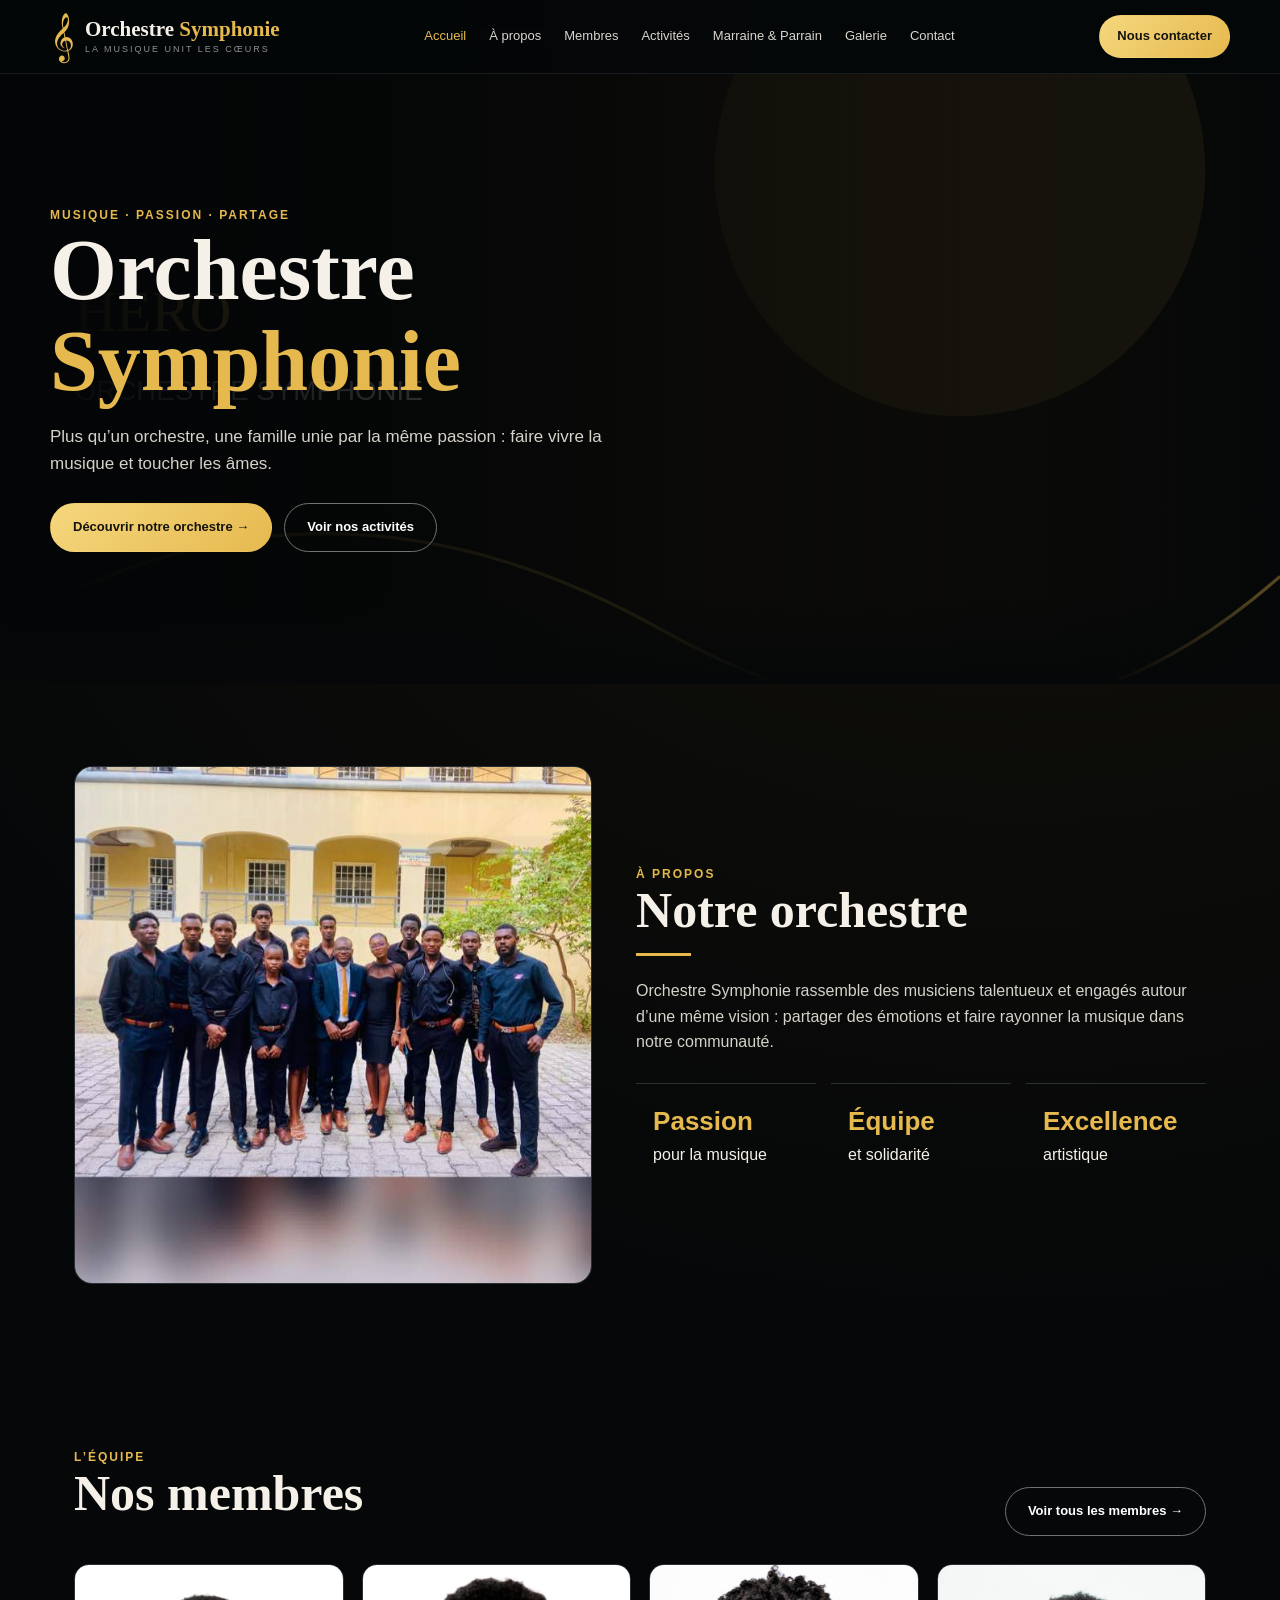
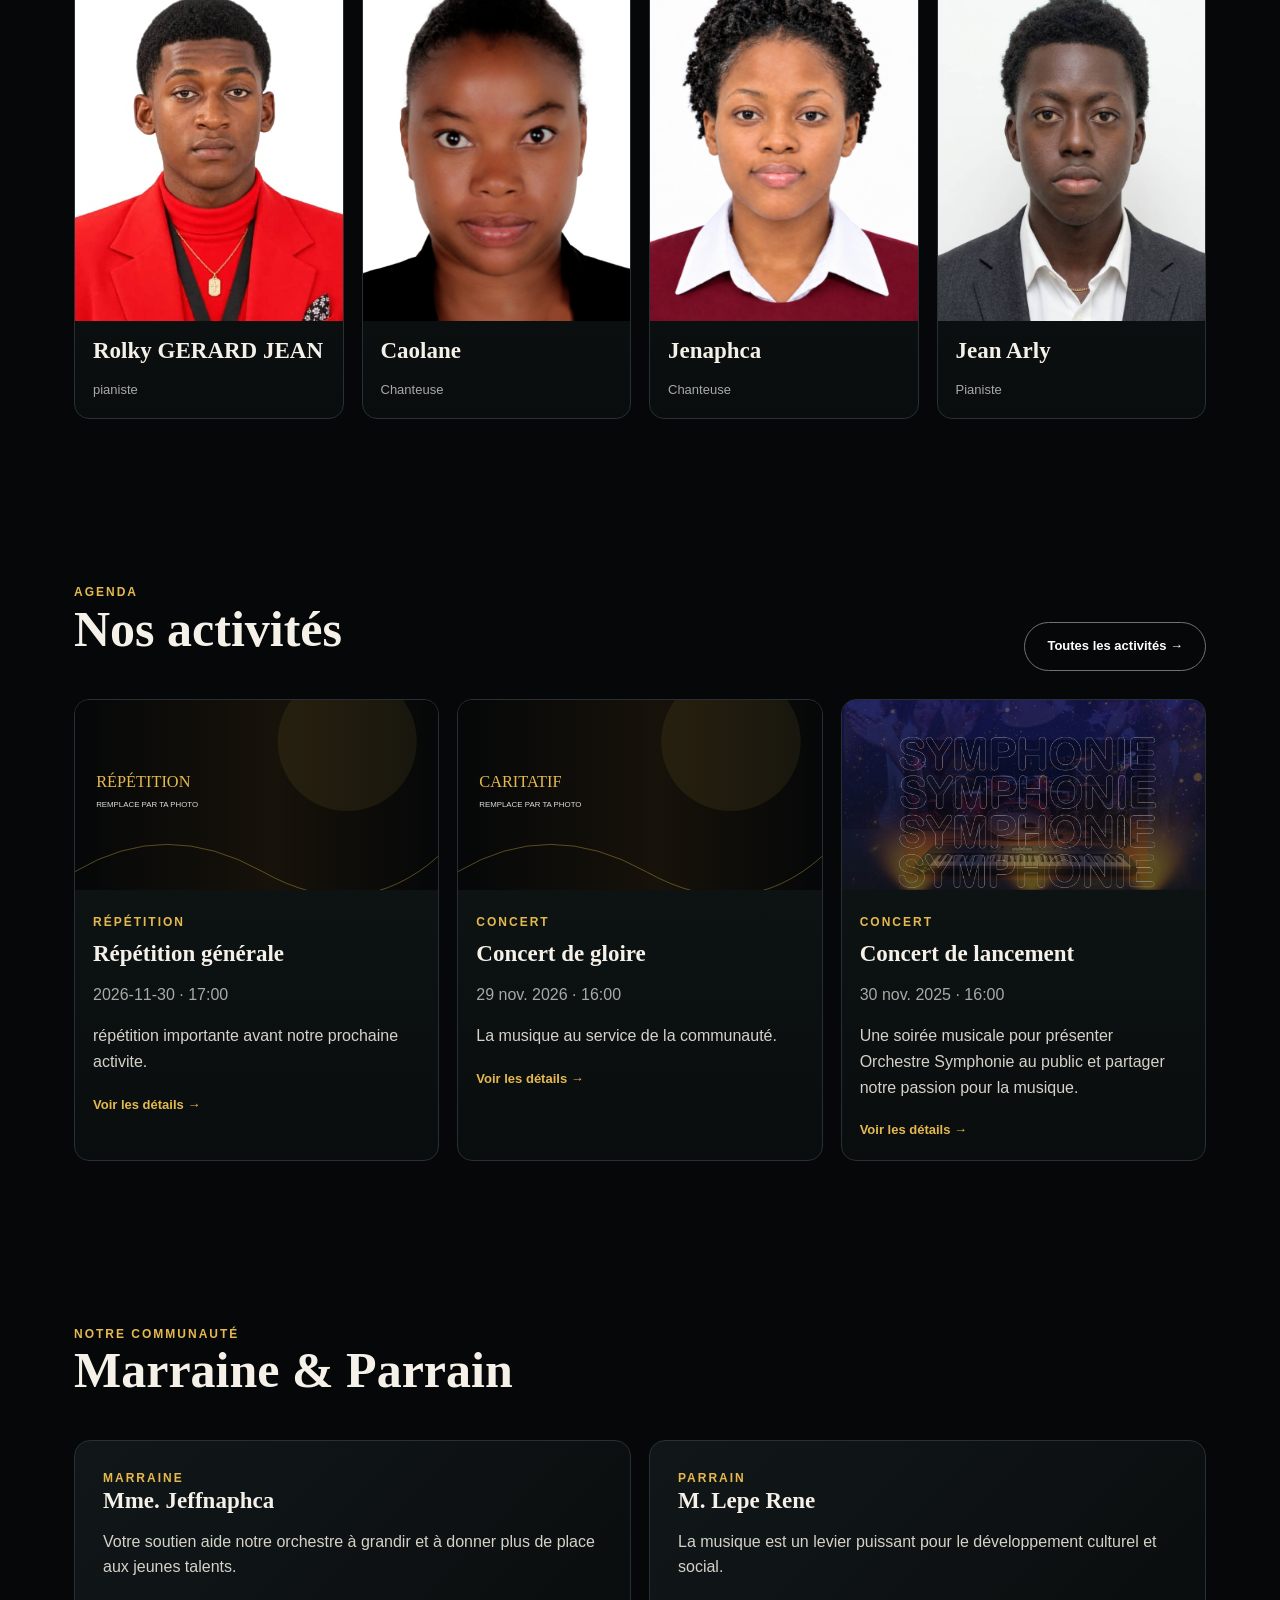
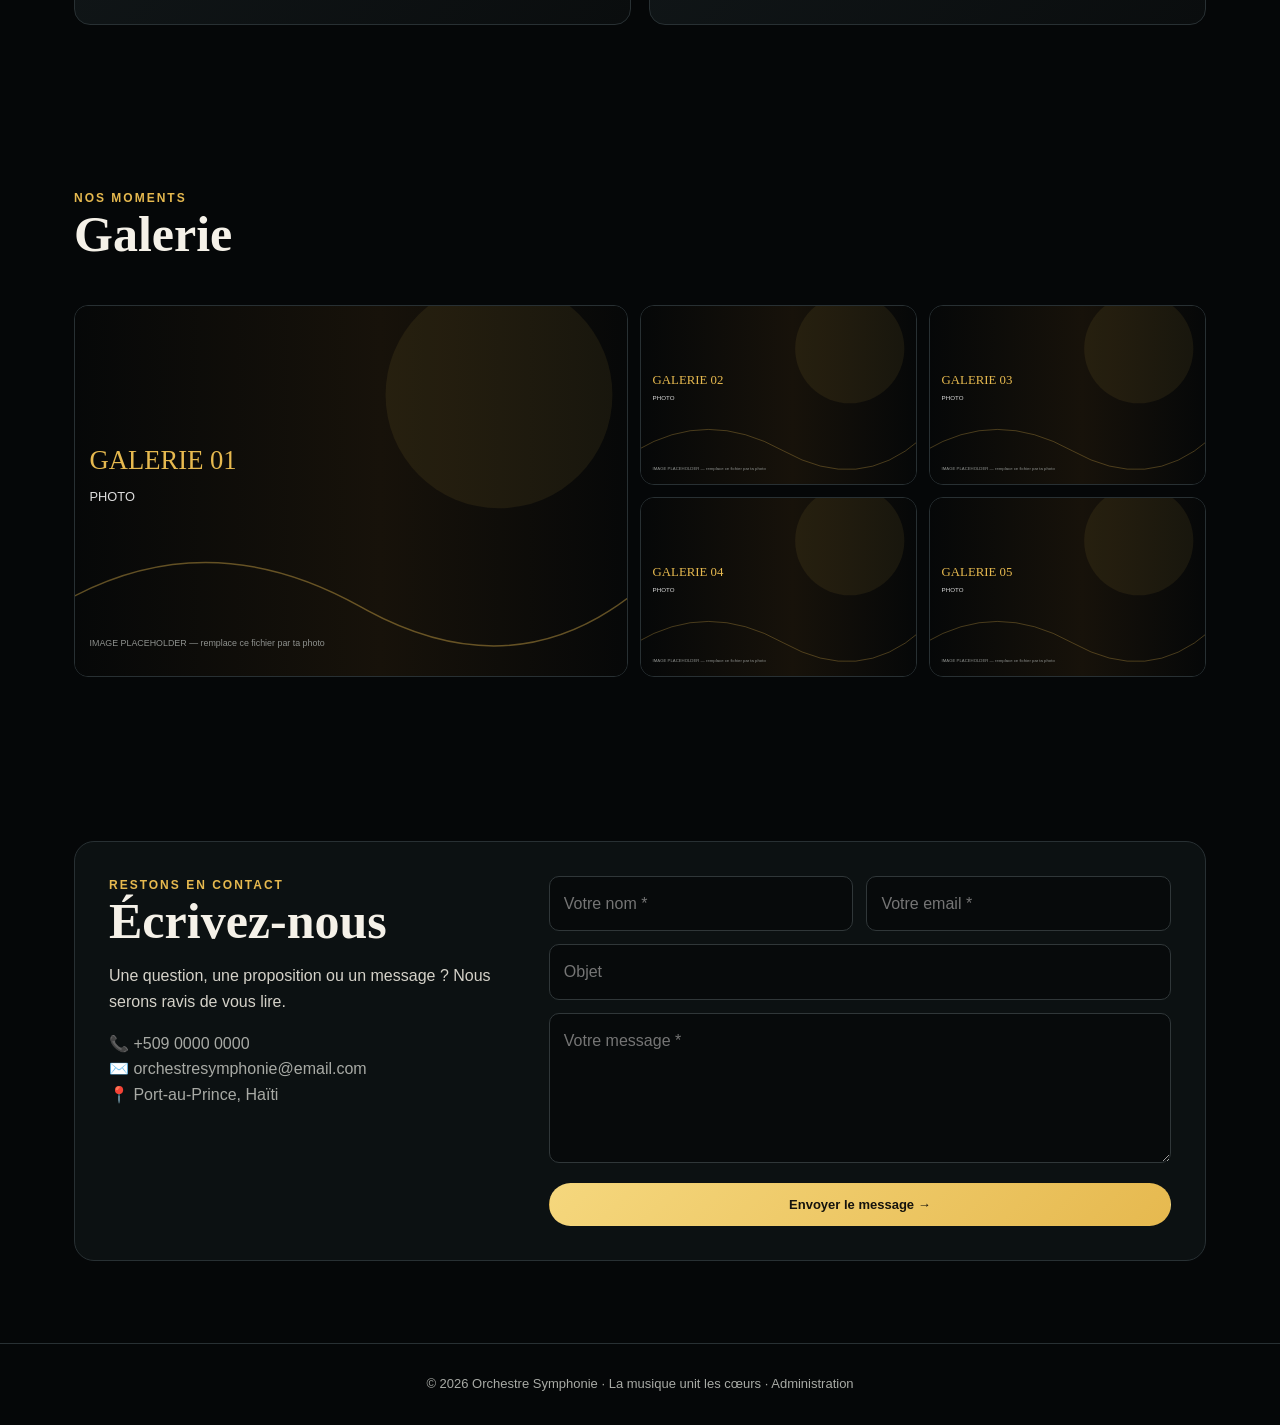
<file: index.html>
<!doctype html>
<html lang="fr">
    <head>
        <meta charset="utf-8">
        <meta name="viewport" content="width=device-width,initial-scale=1">
        <meta
            name="description"
            content="Orchestre Symphonie : découvrez nos musiciens, nos activités et notre engagement culturel en Haïti."
        >
        <title>Orchestre Symphonie</title>
        <link rel="stylesheet" href="css/style.css">
        <link rel="stylesheet" href="css/frontend.css">
    </head>
    <body>
        <header class="header">
            <a class="brand" href="index.html">
                <span class="brand-mark">𝄞</span>
                <span>
                    <b>Orchestre <em>Symphonie</em></b>
                    <small>La musique unit les cœurs</small>
                </span>
            </a>
            <button class="menu-btn" aria-label="Menu">☰</button>
            <nav>
                <a class="active" href="index.html">Accueil</a>
                <a href="index.html#apropos">À propos</a>
                <a href="pages/membres.html">Membres</a>
                <a href="pages/evenements.html">Activités</a>
                <a href="index.html#soutiens">Marraine &amp; Parrain</a>
                <a href="index.html#galerie">Galerie</a>
                <a href="pages/contact.html">Contact</a>
            </nav>
            <a class="btn btn-gold small" href="pages/contact.html">
                Nous contacter
            </a>
        </header>

        <main>
            <section class="hero" aria-labelledby="hero-title">
                <div class="hero-content">
                    <div class="eyebrow">Musique · Passion · Partage</div>
                    <h1 id="hero-title">
                        Orchestre<br>
                        <span style="color:var(--gold)">Symphonie</span>
                    </h1>
                    <p>
                        Plus qu’un orchestre, une famille unie par la même passion : faire vivre
                        la musique et toucher les âmes.
                    </p>
                    <div class="actions">
                        <a class="btn btn-gold" href="#apropos">
                            Découvrir notre orchestre →
                        </a>
                        <a class="btn btn-outline" href="pages/evenements.html">
                            Voir nos activités
                        </a>
                    </div>
                </div>
            </section>

            <section class="section" id="apropos">
                <div class="about">
                    <img
                        src="assets/images/orchestre.jpeg"
                        alt="Orchestre Symphonie en concert"
                    >
                    <div>
                        <div class="eyebrow">À propos</div>
                        <h2>Notre orchestre</h2>
                        <div class="gold-line" aria-hidden="true"></div>
                        <p>
                            Orchestre Symphonie rassemble des musiciens talentueux et engagés
                            autour d’une même vision : partager des émotions et faire rayonner la
                            musique dans notre communauté.
                        </p>
                        <div class="stats">
                            <div class="stat">
                                <strong>Passion</strong>
                                <span>pour la musique</span>
                            </div>
                            <div class="stat">
                                <strong>Équipe</strong>
                                <span>et solidarité</span>
                            </div>
                            <div class="stat">
                                <strong>Excellence</strong>
                                <span>artistique</span>
                            </div>
                        </div>
                    </div>
                </div>
            </section>

            <section class="section" aria-labelledby="members-title">
                <div class="section-head">
                    <div>
                        <div class="eyebrow">L’équipe</div>
                        <h2 id="members-title">Nos membres</h2>
                    </div>
                    <a class="btn btn-outline" href="pages/membres.html">
                        Voir tous les membres →
                    </a>
                </div>
                <div class="cards members">
                    <article class="card">
                        <img src="assets/images/rol.jpeg" alt="Rolky GERARD, pianiste" loading="lazy">
                        <div class="member-info">
                            <h3>Rolky GERARD JEAN</h3>
                            <p>pianiste</p>
                        </div>
                    </article>
                    <article class="card">
                        <img src="assets/images/cao.jpeg" alt="Caolane, chanteuse" loading="lazy">
                        <div class="member-info">
                            <h3>Caolane</h3>
                            <p>Chanteuse</p>
                        </div>
                    </article>
                    <article class="card">
                        <img src="assets/images/jeph.png" alt="Jenaphca, chanteuse" loading="lazy">
                        <div class="member-info">
                            <h3>Jenaphca</h3>
                            <p>Chanteuse</p>
                        </div>
                    </article>
                    <article class="card">
                        <img src="assets/images/piano.jpeg" alt="Jean Arly, pianiste" loading="lazy">
                        <div class="member-info">
                            <h3>Jean Arly</h3>
                            <p>Pianiste</p>
                        </div>
                    </article>
                </div>
            </section>

            <section class="section" id="activites" aria-labelledby="activities-title">
                <div class="section-head">
                    <div>
                        <div class="eyebrow">Agenda</div>
                        <h2 id="activities-title">Nos activités</h2>
                    </div>
                    <a class="btn btn-outline" href="pages/evenements.html">
                        Toutes les activités →
                    </a>
                </div>
                <div class="cards" id="events-grid"></div>
            </section>

            <section class="section" id="soutiens" aria-labelledby="supports-title">
                <div class="section-head">
                    <div>
                        <div class="eyebrow">Notre communauté</div>
                        <h2 id="supports-title">Marraine &amp; Parrain</h2>
                    </div>
                </div>
                <div class="support-grid">
                    <div class="support">
                        <div class="tag">Marraine</div>
                        <h3>Mme. Jeffnaphca</h3>
                        <p>
                            Votre soutien aide notre orchestre à grandir et à donner plus de place
                            aux jeunes talents.
                        </p>
                    </div>
                    <div class="support">
                        <div class="tag">Parrain</div>
                        <h3>M. Lepe Rene</h3>
                        <p>
                            La musique est un levier puissant pour le développement culturel et
                            social.
                        </p>
                    </div>
                </div>
            </section>

            <section class="section" id="galerie" aria-labelledby="gallery-title">
                <div class="section-head">
                    <div>
                        <div class="eyebrow">Nos moments</div>
                        <h2 id="gallery-title">Galerie</h2>
                    </div>
                </div>
                <div class="gallery">
                    <img src="assets/images/gallery-1.svg" alt="Concert de l’orchestre">
                    <img src="assets/images/gallery-2.svg" alt="Musicien jouant du violon">
                    <img src="assets/images/gallery-3.svg" alt="Musicien au piano">
                    <img src="assets/images/gallery-4.svg" alt="Groupe musical">
                    <img src="assets/images/gallery-5.svg" alt="Orchestre en représentation">
                </div>
            </section>

            <section class="section" aria-labelledby="contact-title">
                <div class="contact-box">
                    <div>
                        <div class="eyebrow">Restons en contact</div>
                        <h2 id="contact-title">Écrivez-nous</h2>
                        <p>
                            Une question, une proposition ou un message ? Nous serons ravis de vous
                            lire.
                        </p>
                        <p class="muted">
                            📞 +509 0000 0000<br>
                            ✉️ orchestresymphonie@email.com<br>
                            📍 Port-au-Prince, Haïti
                        </p>
                    </div>
                    <form
                        onsubmit="event.preventDefault();alert('Merci ! Votre message est prêt à être connecté à votre service email ou backend.');"
                    >
                        <div class="form-grid">
                            <label>
                                <span class="sr-only">Votre nom</span>
                                <input class="input" required placeholder="Votre nom *">
                            </label>
                            <label>
                                <span class="sr-only">Votre email</span>
                                <input class="input" type="email" required placeholder="Votre email *">
                            </label>
                            <label class="full">
                                <span class="sr-only">Objet</span>
                                <input class="input full" placeholder="Objet">
                            </label>
                            <label class="full">
                                <span class="sr-only">Votre message</span>
                                <textarea class="input full" required placeholder="Votre message *"></textarea>
                            </label>
                            <button class="btn btn-gold full" type="submit">
                                Envoyer le message →
                            </button>
                        </div>
                    </form>
                </div>
            </section>
        </main>

        <footer class="footer">
            © 2026 Orchestre Symphonie · La musique unit les cœurs ·
            <a href="admin/index.html">Administration</a>
        </footer>

        <script src="js/data.js"></script>
        <script src="js/app.js"></script>
    </body>
</html>
</file>
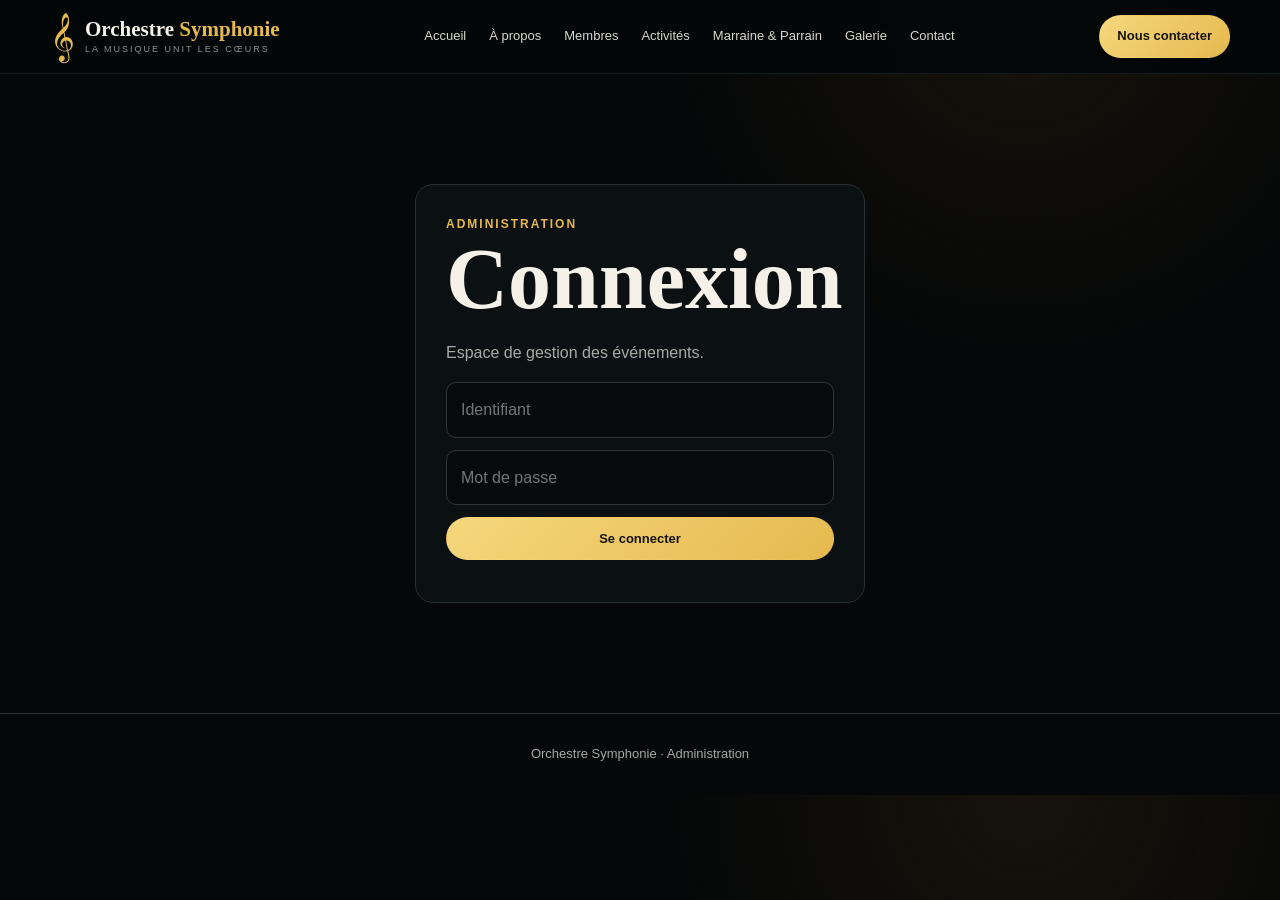
<file: admin/index.html>
<!doctype html>
<html lang="fr">
    <head>
        <meta charset="utf-8">
        <meta name="viewport" content="width=device-width,initial-scale=1">
        <title>Administration · Orchestre Symphonie</title>
        <link rel="stylesheet" href="../css/style.css">
    </head>
    <body>
        <header class="header">
            <a class="brand" href="../index.html">
                <span class="brand-mark">𝄞</span>
                <span>
                    <b>Orchestre <em>Symphonie</em></b>
                    <small>La musique unit les cœurs</small>
                </span>
            </a>
            <button class="menu-btn" aria-label="Menu">☰</button>
            <nav>
                <a href="../index.html">Accueil</a>
                <a href="../index.html#apropos">À propos</a>
                <a href="../pages/membres.html">Membres</a>
                <a href="../pages/evenements.html">Activités</a>
                <a href="../index.html#soutiens">Marraine &amp; Parrain</a>
                <a href="../index.html#galerie">Galerie</a>
                <a href="../pages/contact.html">Contact</a>
            </nav>
            <a class="btn btn-gold small" href="../pages/contact.html">
                Nous contacter
            </a>
        </header>
        <main class="admin-wrap">
            <div id="login" class="admin-box">
                <div class="eyebrow">Administration</div>
                <h1>Connexion</h1>
                <p class="muted">Espace de gestion des événements.</p>
                <form id="login-form" class="admin-form">
                    <input id="username" class="input" placeholder="Identifiant" required>
                    <input id="password" class="input" type="password" placeholder="Mot de passe" required>
                    <button class="btn btn-gold">Se connecter</button>
                    <div id="login-error" class="error"></div>
                </form>
            </div>
            <div id="admin-app" hidden>
                <div class="section-head">
                    <div>
                        <div class="eyebrow">Tableau de bord</div>
                        <h1>Événements</h1>
                    </div>
                    <button id="logout" class="btn btn-outline">Déconnexion</button>
                </div>
                <div class="notice">Démo GitHub Pages : les données sont enregistrées dans le navigateur avec localStorage. Pour un vrai admin partagé en ligne, il faudra une base de données.</div>
                <div class="admin-layout" style="margin-top:20px">
                    <section class="admin-panel">
                        <h2>Ajouter</h2>
                        <form id="event-form" class="admin-form">
                            <input class="input" name="title" placeholder="Nom de l’événement" required>
                            <div class="form-grid">
                                <input class="input" name="date" type="date" required>
                                <input class="input" name="time" type="time" required>
                            </div>
                            <input class="input" name="location" placeholder="Lieu" required>
                            <input class="input" name="category" placeholder="Catégorie (Concert, Atelier...)" required>
                            <label class="muted">Image de l’événement
                                <input class="input" name="imageFile" type="file" accept="image/*">
                            </label>
                            <input class="input" name="image" placeholder="Ou chemin image local, ex. assets/images/mon-event.jpg">
                            <textarea class="input" name="description" placeholder="Courte description" required></textarea>
                            <textarea class="input" name="details" placeholder="Détails complets"></textarea>
                            <button class="btn btn-gold">Ajouter l’événement</button>
                        </form>
                    </section>
                    <section class="admin-panel">
                        <h2>Publiés</h2>
                        <div id="admin-list"></div>
                    </section>
                </div>
            </div>
        </main>
        <footer class="footer">Orchestre Symphonie · Administration</footer>
        <script src="../js/data.js"></script>
        <script src="../js/admin.js"></script>
    </body>
</html>
</file>
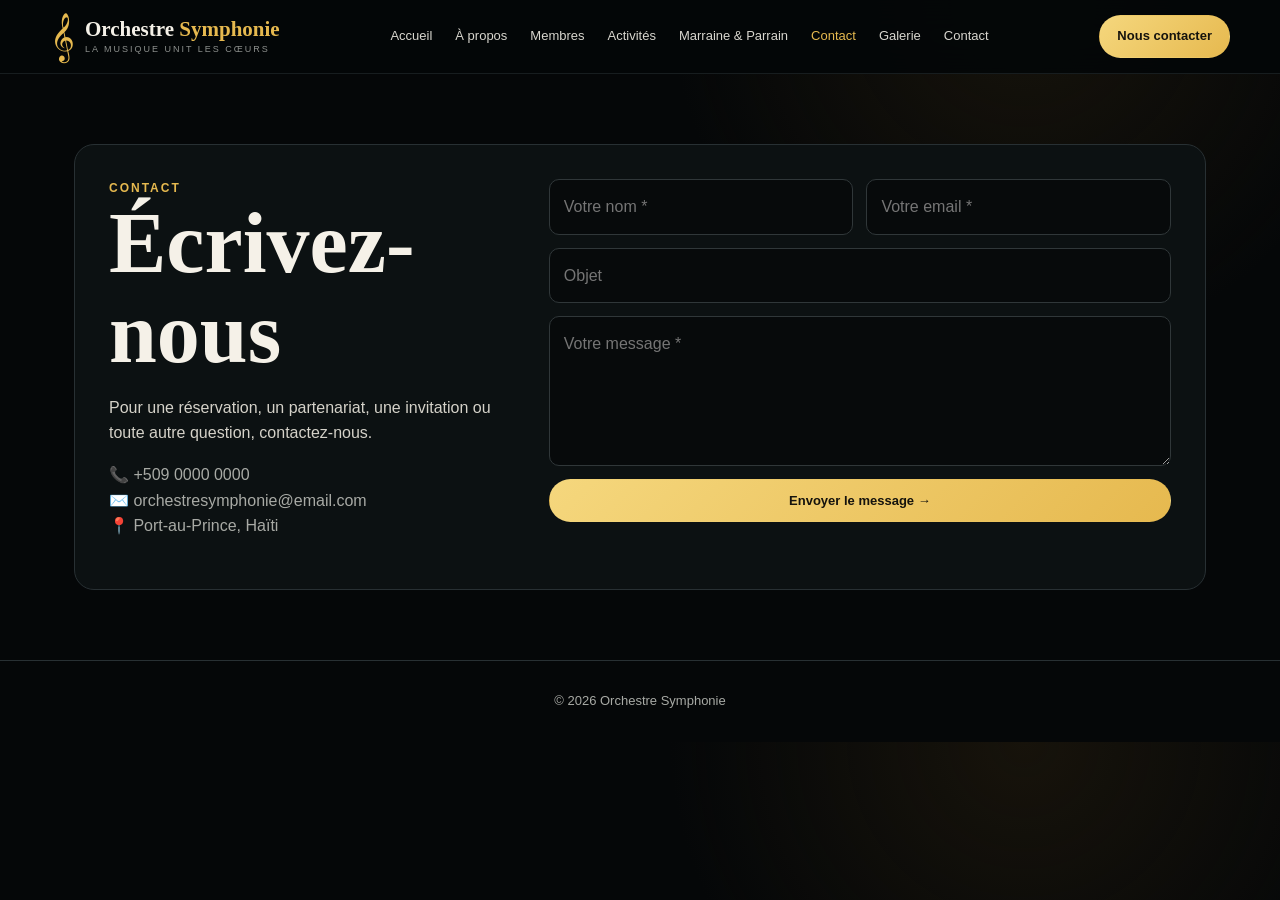
<file: pages/contact.html>
<!doctype html>
<html lang="fr">
    <head>
        <meta charset="utf-8">
        <meta name="viewport" content="width=device-width,initial-scale=1">
        <title>Contact · Orchestre Symphonie</title>
        <link rel="stylesheet" href="../css/style.css">
        <link rel="stylesheet" href="../css/frontend.css">
    </head>
    <body>
        <header class="header">
            <a class="brand" href="../index.html">
                <span class="brand-mark">𝄞</span>
                <span>
                    <b>Orchestre <em>Symphonie</em></b>
                    <small>La musique unit les cœurs</small>
                </span>
            </a>
            <button class="menu-btn" aria-label="Menu">☰</button>
            <nav>
                <a href="../index.html">Accueil</a>
                <a href="../index.html#apropos">À propos</a>
                <a href="membres.html">Membres</a>
                <a href="evenements.html">Activités</a>
                <a href="../index.html#soutiens">Marraine &amp; Parrain</a>
                <a class="active" href="contact.html">Contact</a>
                <a href="../index.html#galerie">Galerie</a>
                <a href="contact.html">Contact</a>
            </nav>
            <a class="btn btn-gold small" href="contact.html">
                Nous contacter
            </a>
        </header>
        <main class="detail-wrap">
            <div class="contact-box">
                <div>
                    <div class="eyebrow">Contact</div>
                    <h1>Écrivez-nous</h1>
                    <p>
                        Pour une réservation, un partenariat, une invitation ou toute autre question,
                        contactez-nous.
                    </p>
                    <p class="muted">
                        📞 +509 0000 0000<br>
                        ✉️ orchestresymphonie@email.com<br>
                        📍 Port-au-Prince, Haïti
                    </p>
                </div>
                <form
                    onsubmit="event.preventDefault();alert('Message envoyé (démo). Connectez ce formulaire à votre backend ou service email.');"
                >
                    <div class="form-grid">
                        <input class="input" required placeholder="Votre nom *">
                        <input class="input" type="email" required placeholder="Votre email *">
                        <input class="input full" placeholder="Objet">
                        <textarea class="input full" required placeholder="Votre message *"></textarea>
                        <button class="btn btn-gold full">
                            Envoyer le message →
                        </button>
                    </div>
                </form>
            </div>
        </main>
        <footer class="footer">© 2026 Orchestre Symphonie</footer>
        <script src="../js/data.js"></script>
        <script src="../js/app.js"></script>
    </body>
</html>
</file>
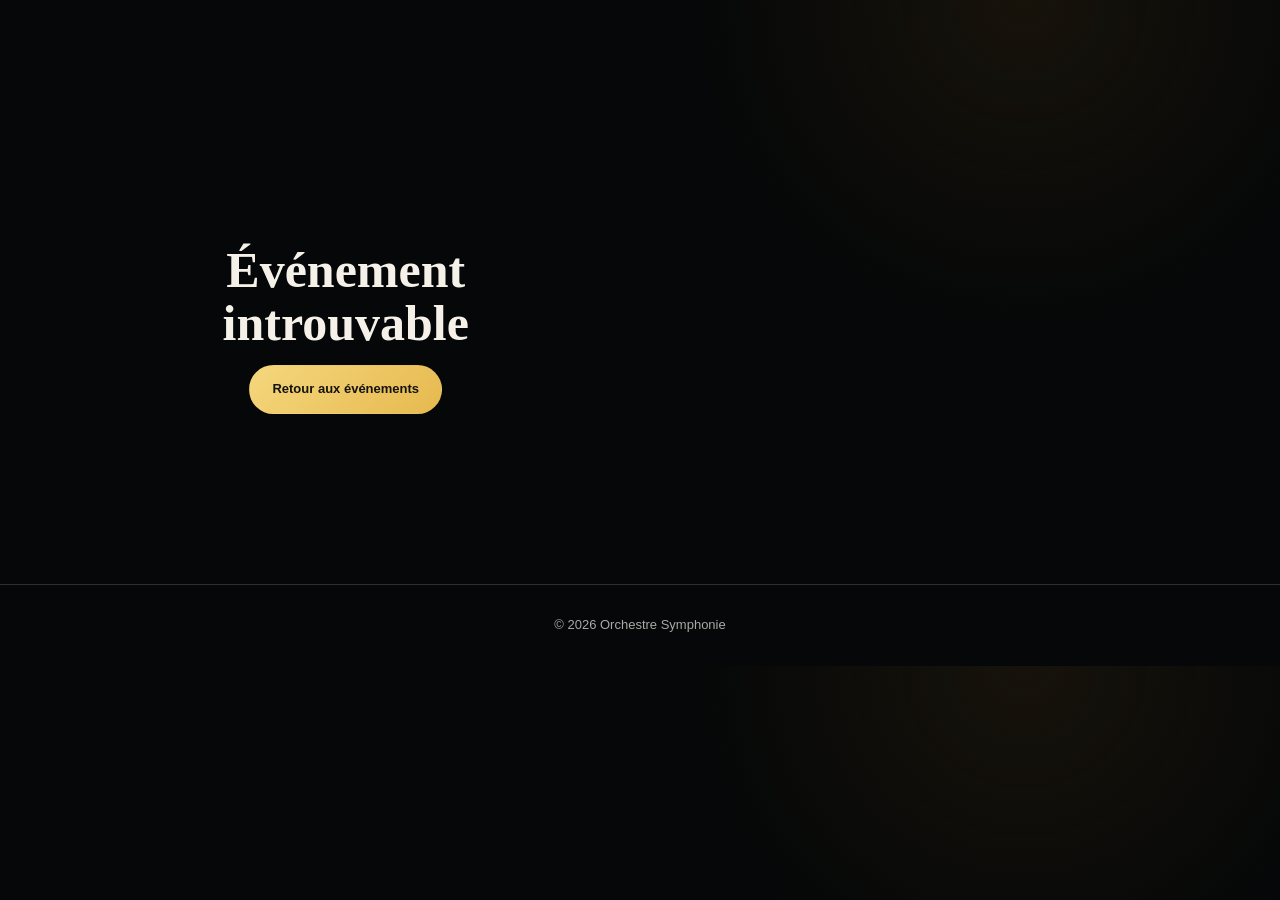
<file: pages/evenement.html>
<!doctype html>
<html lang="fr">
    <head>
        <meta charset="utf-8">
        <meta name="viewport" content="width=device-width,initial-scale=1">
        <title>Détail événement · Orchestre Symphonie</title>
        <link rel="stylesheet" href="../css/style.css">
        <link rel="stylesheet" href="../css/frontend.css">
    </head>
    <body>
        <div id="site-header"></div>
        <main class="detail-wrap">
            <div class="detail" id="event-detail"></div>
        </main>
        <footer class="footer">© 2026 Orchestre Symphonie</footer>
        <script src="../js/data.js"></script>
        <script src="../js/app.js"></script>
    </body>
</html>
</file>
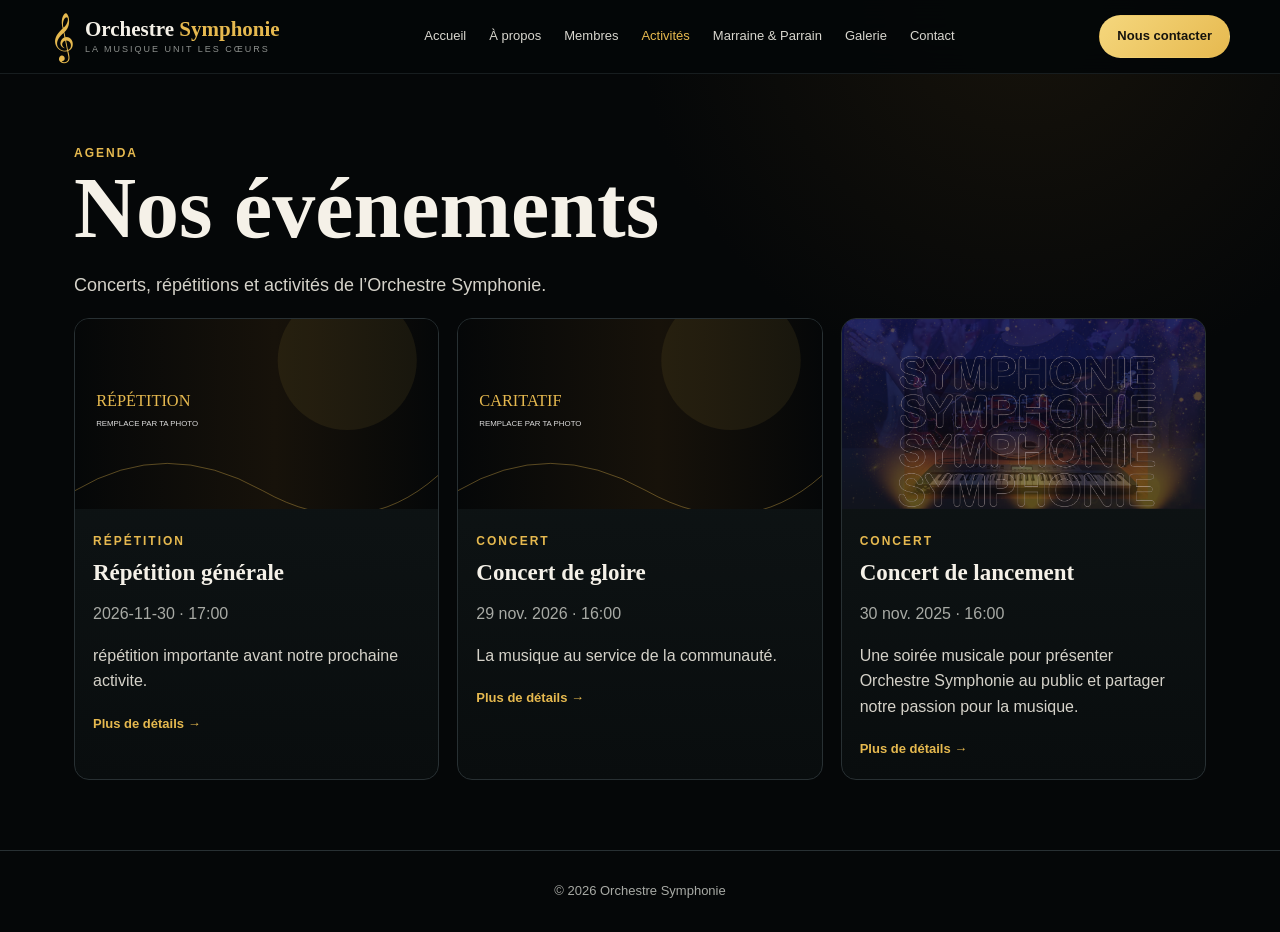
<file: pages/evenements.html>
<!doctype html>
<html lang="fr">
    <head>
        <meta charset="utf-8">
        <meta name="viewport" content="width=device-width,initial-scale=1">
        <meta
            name="description"
            content="Découvrez les concerts, répétitions et activités de l’Orchestre Symphonie."
        >
        <title>Événements · Orchestre Symphonie</title>
        <link rel="stylesheet" href="../css/style.css">
        <link rel="stylesheet" href="../css/frontend.css">
    </head>
    <body>
        <header class="header">
            <a class="brand" href="../index.html">
                <span class="brand-mark">𝄞</span>
                <span>
                    <b>Orchestre <em>Symphonie</em></b>
                    <small>La musique unit les cœurs</small>
                </span>
            </a>
            <button class="menu-btn" aria-label="Menu">☰</button>
            <nav>
                <a href="../index.html">Accueil</a>
                <a href="../index.html#apropos">À propos</a>
                <a href="membres.html">Membres</a>
                <a class="active" href="evenements.html">Activités</a>
                <a href="../index.html#soutiens">Marraine &amp; Parrain</a>
                <a href="../index.html#galerie">Galerie</a>
                <a href="contact.html">Contact</a>
            </nav>
            <a class="btn btn-gold small" href="contact.html">
                Nous contacter
            </a>
        </header>
        <main class="detail-wrap">
            <div class="eyebrow">Agenda</div>
            <h1>Nos événements</h1>
            <p class="lead">
                Concerts, répétitions et activités de l’Orchestre Symphonie.
            </p>
            <div class="cards" id="all-events"></div>
        </main>
        <footer class="footer">© 2026 Orchestre Symphonie</footer>
        <script src="../js/data.js"></script>
        <script src="../js/app.js"></script>
    </body>
</html>
</file>
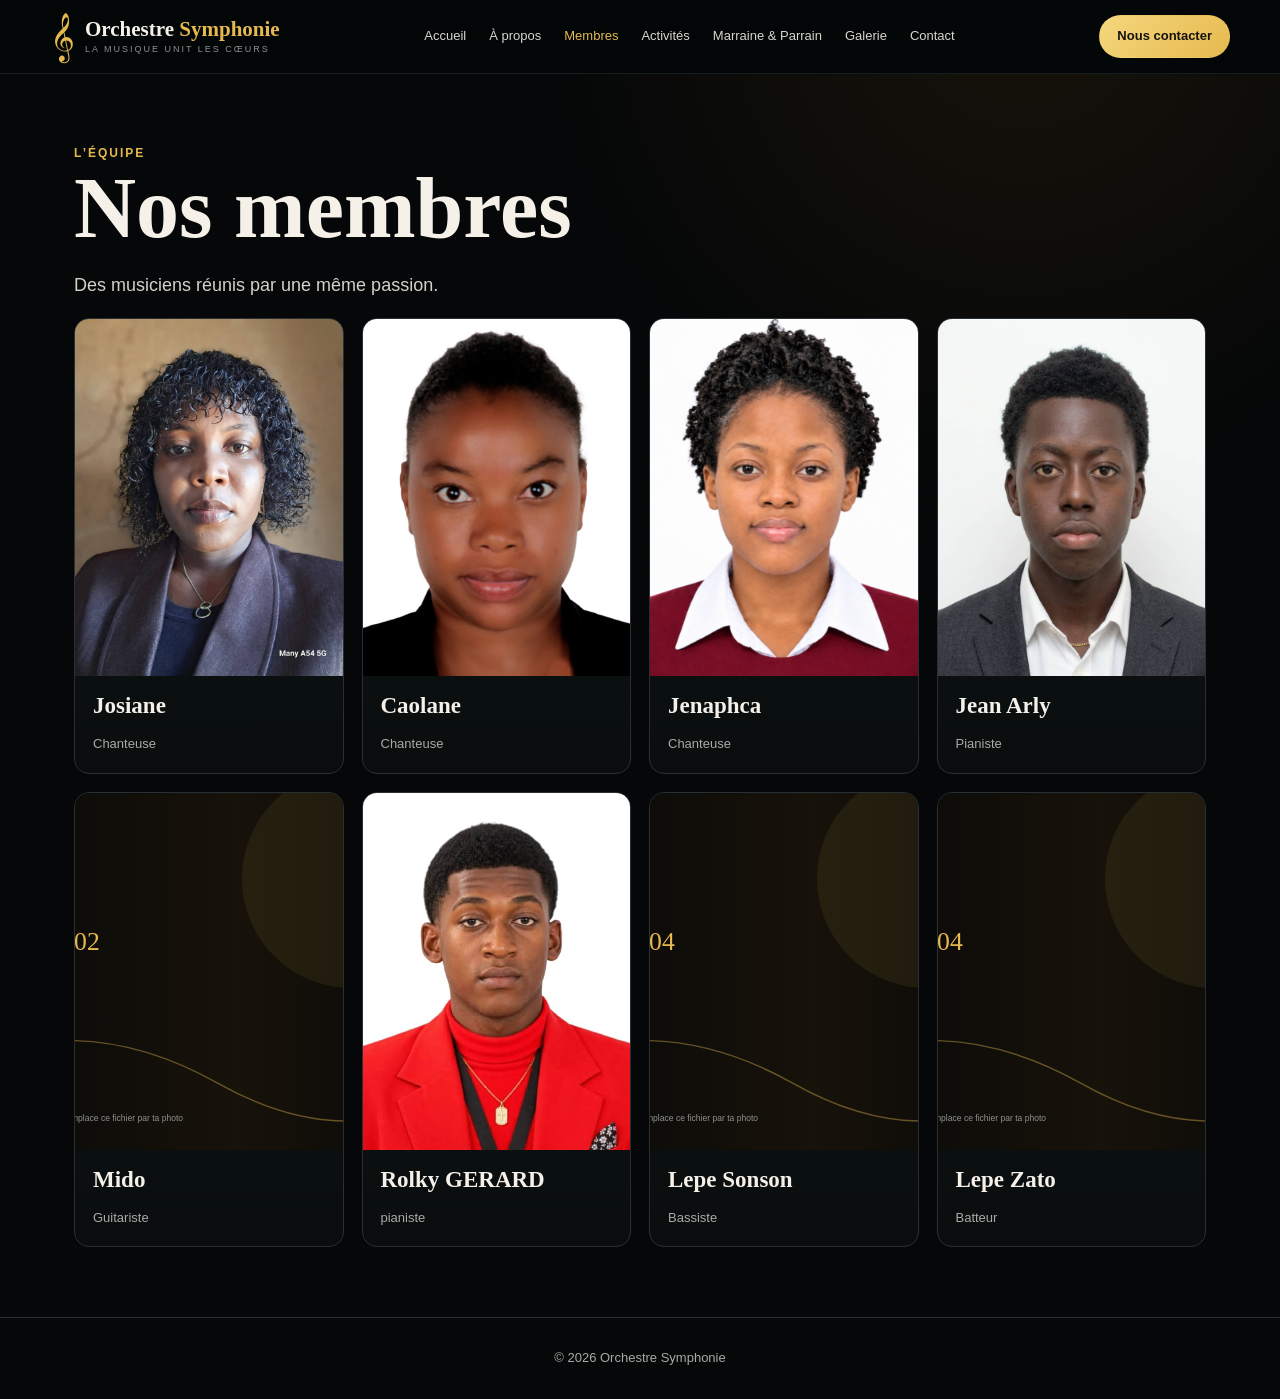
<file: pages/membres.html>
<!doctype html>
<html lang="fr">
    <head>
        <meta charset="utf-8">
        <meta name="viewport" content="width=device-width,initial-scale=1">
        <title>Membres · Orchestre Symphonie</title>
        <link rel="stylesheet" href="../css/style.css">
        <link rel="stylesheet" href="../css/frontend.css">
    </head>
    <body>
        <header class="header">
            <a class="brand" href="../index.html">
                <span class="brand-mark">𝄞</span>
                <span>
                    <b>Orchestre <em>Symphonie</em></b>
                    <small>La musique unit les cœurs</small>
                </span>
            </a>
            <button class="menu-btn" aria-label="Menu">☰</button>
            <nav>
                <a href="../index.html">Accueil</a>
                <a href="../index.html#apropos">À propos</a>
                <a class="active" href="membres.html">Membres</a>
                <a href="evenements.html">Activités</a>
                <a href="../index.html#soutiens">Marraine &amp; Parrain</a>
                <a href="../index.html#galerie">Galerie</a>
                <a href="contact.html">Contact</a>
            </nav>
            <a class="btn btn-gold small" href="contact.html">
                Nous contacter
            </a>
        </header>
        <main class="detail-wrap">
            <div class="eyebrow">L’équipe</div>
            <h1>Nos membres</h1>
            <p class="lead">Des musiciens réunis par une même passion.</p>
            <div class="cards members" aria-label="Liste des membres de l’orchestre">
                <article class="card">
                    <img src="../assets/images/jo.jpeg" alt="Josiane, chanteuse" loading="lazy">
                    <div class="member-info">
                        <h3>Josiane</h3>
                        <p>Chanteuse</p>
                    </div>
                </article>
                <article class="card">
                    <img src="../assets/images/cao.jpeg" alt="Caolane, chanteuse" loading="lazy">
                    <div class="member-info">
                        <h3>Caolane</h3>
                        <p>Chanteuse</p>
                    </div>
                </article>
                <article class="card">
                    <img src="../assets/images/jeph.png" alt="Jenaphca, chanteuse" loading="lazy">
                    <div class="member-info">
                        <h3>Jenaphca</h3>
                        <p>Chanteuse</p>
                    </div>
                </article>
                <article class="card">
                    <img src="../assets/images/piano.jpeg" alt="Jean Arly, pianiste" loading="lazy">
                    <div class="member-info">
                        <h3>Jean Arly</h3>
                        <p>Pianiste</p>
                    </div>
                </article>
                <article class="card">
                    <img src="../assets/images/member-2.svg" alt="Illustration de Mido, guitariste" loading="lazy">
                    <div class="member-info">
                        <h3>Mido</h3>
                        <p>Guitariste</p>
                    </div>
                </article>
                <article class="card">
                    <img src="../assets/images/rol.jpeg" alt="Rolky GERARD, pianiste" loading="lazy">
                    <div class="member-info">
                        <h3>Rolky GERARD</h3>
                        <p>pianiste</p>
                    </div>
                </article>
                <article class="card">
                    <img src="../assets/images/member-4.svg" alt="Illustration de Lepe Sonson, bassiste" loading="lazy">
                    <div class="member-info">
                        <h3>Lepe Sonson</h3>
                        <p>Bassiste</p>
                    </div>
                </article>
                <article class="card">
                    <img src="../assets/images/member-4.svg" alt="Illustration de Lepe Zato, batteur" loading="lazy">
                    <div class="member-info">
                        <h3>Lepe Zato</h3>
                        <p>Batteur</p>
                    </div>
                </article>
            </div>
        </main>
        <footer class="footer">© 2026 Orchestre Symphonie</footer>
        <script src="../js/data.js"></script>
        <script src="../js/app.js"></script>
    </body>
</html>
</file>
<file: css/style.css>
:root {
--bg:#050708;
--surface:#0b1012;
--surface2:#101719;
--gold:#e6b94f;
--gold2:#f5d77d;
--text:#f5f1e8;
--muted:#a8aaa5;
--line:#283033;
--max:1180px}
* {
box-sizing:border-box}
html {
scroll-behavior:smooth}
body {
margin:0;
background:radial-gradient(circle at 80% 0,#17130b 0,transparent 28%),var(--bg);
color:var(--text);
font-family:Inter,Arial,sans-serif;
line-height:1.6}
h1,h2,h3 {
font-family:Georgia,serif;
line-height:1.05;
margin:0 0 16px}
h1 {
font-size:clamp(46px,7vw,86px)}
h2 {
font-size:clamp(32px,4vw,50px)}
h3 {
font-size:23px}
p {
color:#d5d2c9}
.muted {
color:var(--muted)}
a {
color:inherit;
text-decoration:none}
body {
padding-top:74px}
.header {
height:74px;
padding:0 max(24px,calc((100% - var(--max))/2));
display:flex;
align-items:center;
gap:28px;
position:fixed;
top:0;
left:0;
right:0;
z-index:20;
background:rgba(4,7,8,.94);
backdrop-filter:blur(16px);
border-bottom:1px solid #171d1f}
.brand {
display:flex;
align-items:center;
gap:10px;
min-width:max-content}
.brand-mark {
font-size:42px;
color:var(--gold);
line-height:1}
.brand b {
display:block;
font:700 21px Georgia}
.brand em {
color:var(--gold);
font-style:normal}
.brand small {
display:block;
color:#8e918e;
font-size:9px;
letter-spacing:2px;
text-transform:uppercase}
.header nav {
display:flex;
justify-content:center;
gap:23px;
flex:1}
.header nav a {
font-size:13px;
color:#d8d6ce}
.header nav a:hover,
.header nav a.active {
color:var(--gold)}
.btn {
display:inline-flex;
align-items:center;
justify-content:center;
border-radius:999px;
padding:13px 22px;
font-weight:700;
font-size:13px;
border:1px solid transparent;
cursor:pointer}
.btn-gold {
background:linear-gradient(135deg,var(--gold2),var(--gold));
color:#15130d}
.btn-outline {
border-color:#70736f;
color:white;
background:transparent}
.btn.small {
padding:10px 17px}
.menu-btn {
display:none;
background:none;
border:0;
color:white;
font-size:25px}
.hero {
min-height:610px;
display:grid;
place-items:center;
position:relative;
overflow:hidden;
background:linear-gradient(90deg,rgba(3,5,6,.98) 5%,rgba(3,5,6,.75) 45%,rgba(3,5,6,.1)),url('../assets/images/hero-orchestra.svg') center/cover}
.hero:after {
content:'';
position:absolute;
inset:auto 0 0;
height:90px;
background:linear-gradient(transparent,var(--bg))}
.hero-content {
width:min(var(--max),calc(100% - 48px));
position:relative;
z-index:2}
.eyebrow,.tag {
color:var(--gold);
font-size:12px;
font-weight:800;
letter-spacing:2px;
text-transform:uppercase}
.hero p {
max-width:580px;
font-size:17px}
.actions {
display:flex;
gap:12px;
margin-top:26px}
.section {
max-width:var(--max);
margin:auto;
padding:82px 24px}
.section-head {
display:flex;
align-items:end;
justify-content:space-between;
gap:20px;
margin-bottom:28px}
.about {
display:grid;
grid-template-columns:1fr 1.1fr;
gap:44px;
align-items:center}
.about img {
width:100%;
border-radius:18px;
border:1px solid var(--line)}
.gold-line {
width:55px;
height:3px;
background:var(--gold);
margin:14px 0 22px}
.stats {
display:grid;
grid-template-columns:repeat(3,1fr);
gap:15px;
margin-top:28px}
.stat {
padding:17px;
border-top:1px solid var(--line)}
.stat strong {
display:block;
color:var(--gold);
font-size:26px}
.cards {
display:grid;
grid-template-columns:repeat(3,1fr);
gap:18px}
.members {
grid-template-columns:repeat(4,1fr)}
.card,.event-card {
background:linear-gradient(180deg,#101617,#090d0e);
border:1px solid var(--line);
border-radius:15px;
overflow:hidden}
.card img,.event-card>img {
width:100%;
aspect-ratio:4/3;
height:auto;
object-fit:cover;
object-position:center 35%;
display:block}
.members .card img {
aspect-ratio:3/4;
object-position:center}
.member-info,.event-body {
padding:18px}
.member-info p {
margin:0;
color:var(--muted);
font-size:13px}
.event-card>img {
height:190px}
.event-body h3 {
margin:8px 0}
.text-link {
color:var(--gold);
font-weight:700;
font-size:13px}
.support-grid {
display:grid;
grid-template-columns:1fr 1fr;
gap:18px}
.support {
padding:28px;
border:1px solid var(--line);
border-radius:16px;
background:linear-gradient(135deg,#111719,#0a0d0e)}
.gallery {
display:grid;
grid-template-columns:2fr 1fr 1fr;
gap:12px}
.gallery img {
width:100%;
height:180px;
object-fit:cover;
border-radius:14px;
border:1px solid var(--line)}
.gallery img:first-child {
grid-row:span 2;
height:372px}
.contact-box {
display:grid;
grid-template-columns:.8fr 1.2fr;
gap:25px;
background:#0c1112;
border:1px solid var(--line);
border-radius:20px;
padding:34px}
.form-grid {
display:grid;
grid-template-columns:1fr 1fr;
gap:13px}
.input {
width:100%;
background:#070a0b;
border:1px solid #303739;
color:white;
border-radius:10px;
padding:14px;
font:inherit}
.full {
grid-column:1/-1}
.input:focus {
outline:1px solid var(--gold)}
textarea.input {
min-height:150px;
resize:vertical}
.footer {
border-top:1px solid var(--line);
padding:30px 24px;
text-align:center;
color:var(--muted);
font-size:13px}
.detail-wrap {
max-width:var(--max);
margin:auto;
padding:70px 24px}
.detail {
display:grid;
grid-template-columns:1fr 1fr;
gap:45px;
align-items:center}
.detail-image img {
width:100%;
border-radius:20px;
border:1px solid var(--line)}
.detail-meta {
display:flex;
flex-wrap:wrap;
gap:10px;
margin:20px 0}
.detail-meta span {
padding:8px 12px;
border:1px solid var(--line);
border-radius:999px;
color:#ddd;
font-size:13px}
.lead {
font-size:18px}
.empty {
text-align:center;
padding:100px}
.admin-wrap {
max-width:1100px;
margin:auto;
padding:50px 24px}
.admin-box {
max-width:450px;
margin:60px auto;
padding:30px;
background:var(--surface);
border:1px solid var(--line);
border-radius:18px}
.admin-form {
display:grid;
gap:12px}
.admin-layout {
display:grid;
grid-template-columns:1fr 1fr;
gap:25px}
.admin-panel {
background:var(--surface);
border:1px solid var(--line);
border-radius:18px;
padding:25px}
.admin-row {
display:flex;
gap:12px;
align-items:center;
border-bottom:1px solid var(--line);
padding:12px 0}
.admin-row img {
width:65px;
height:50px;
object-fit:cover;
border-radius:7px}
.admin-row div {
flex:1}
.admin-row small {
display:block;
color:var(--muted)}
.delete {
border:1px solid #633d3d;
background:none;
color:#e99;
border-radius:8px;
padding:8px 10px;
cursor:pointer}
.error {
color:#ef8f8f}
.notice {
padding:12px;
border:1px solid #57491f;
background:#19160c;
color:#d9c783;
border-radius:10px;
font-size:13px}
.hidden,[hidden] {
display:none!important}
@media(max-width:900px) {
.header nav {
display:none;
position:absolute;
top:74px;
left:0;
right:0;
padding:20px;
background:#070a0b;
flex-direction:column}
.header nav.open {
display:flex}
.menu-btn {
display:block;
margin-left:auto}
.header>.btn {
display:none}
.about,.contact-box,.detail,.admin-layout {
grid-template-columns:1fr}
.cards,.members {
grid-template-columns:repeat(2,1fr)}
.hero {
min-height:560px}
.gallery {
grid-template-columns:1fr 1fr}
.gallery img:first-child {
grid-row:auto;
height:180px}
}
@media(max-width:580px) {
.section {
padding:58px 18px}
.cards,.members,.support-grid,.form-grid,.gallery {
grid-template-columns:1fr}
.header {
padding:0 18px}
.brand b {
font-size:17px}
.brand small {
display:none}
.hero-content {
width:calc(100% - 36px)}
h1 {
font-size:52px}
.actions {
flex-wrap:wrap}
.stats {
grid-template-columns:1fr}
.gallery img:first-child {
height:220px}
}
</file>
<file: css/frontend.css>
:root {
    --focus-ring: #f5d77d;
    --header-height: 74px;
}

body {
    min-width: 320px;
}

img {
    max-width: 100%;
    height: auto;
}

button,
input,
textarea,
a {
    transition: color 0.2s ease, background-color 0.2s ease, border-color 0.2s ease,
        transform 0.2s ease, box-shadow 0.2s ease;
}

button:focus-visible,
a:focus-visible,
input:focus-visible,
textarea:focus-visible {
    outline: 3px solid var(--focus-ring);
    outline-offset: 3px;
}

.btn:hover {
    transform: translateY(-1px);
}

.btn:active {
    transform: translateY(0);
}

.sr-only {
    position: absolute;
    width: 1px;
    height: 1px;
    padding: 0;
    margin: -1px;
    overflow: hidden;
    clip: rect(0, 0, 0, 0);
    white-space: nowrap;
    border: 0;
}

@media (max-width: 900px) {
    .header {
        height: auto;
        min-height: var(--header-height);
        padding: 0 18px;
        gap: 16px;
    }

    .brand small {
        letter-spacing: 1px;
    }

    .header nav {
        position: absolute;
        top: calc(var(--header-height) - 1px);
        left: 0;
        right: 0;
        display: none;
        flex-direction: column;
        align-items: stretch;
        gap: 0;
        padding: 8px;
        background: rgba(4, 7, 8, 0.98);
        border-bottom: 1px solid var(--line);
    }

    .header nav.open {
        display: flex;
    }

    .header nav a {
        padding: 12px 16px;
        border-radius: 8px;
    }

    .header nav a:hover {
        background: rgba(230, 185, 79, 0.08);
    }

    .menu-btn {
        display: inline-flex;
        align-items: center;
        justify-content: center;
        width: 42px;
        height: 42px;
        margin-left: auto;
        border-radius: 50%;
        cursor: pointer;
    }

    .menu-btn:hover {
        background: rgba(230, 185, 79, 0.12);
    }

    .header .btn.small {
        display: none;
    }
}

@media (max-width: 700px) {
    .hero {
        min-height: 520px;
        padding: 48px 22px;
        background-position: center;
    }

    .hero-content {
        width: min(100%, 420px);
    }

    .actions {
        display: flex;
        flex-direction: column;
        align-items: stretch;
    }

    .actions .btn {
        width: 100%;
    }

    .about,
    .contact-box,
    .detail,
    .section-head {
        grid-template-columns: 1fr;
    }

    .about {
        gap: 28px;
    }

    .stats {
        grid-template-columns: 1fr;
    }

    .section,
    .detail-wrap {
        padding: 60px 20px;
    }

    .cards {
        grid-template-columns: 1fr;
    }

    .gallery {
        grid-template-columns: repeat(2, minmax(0, 1fr));
    }

    .form-grid {
        grid-template-columns: 1fr;
    }

    .input.full,
    .full {
        grid-column: auto;
    }

    .footer {
        padding: 22px 20px;
        text-align: center;
    }
}

@media (max-width: 460px) {
    .brand {
        min-width: 0;
    }

    .brand-mark {
        font-size: 32px;
    }

    .brand b {
        font-size: 16px;
    }

    .brand small {
        display: none;
    }

    .hero {
        min-height: 480px;
    }

    .hero h1 {
        font-size: clamp(38px, 17vw, 58px);
    }

    .gallery {
        grid-template-columns: 1fr;
    }

    .support-grid {
        grid-template-columns: 1fr;
    }
}
</file>
